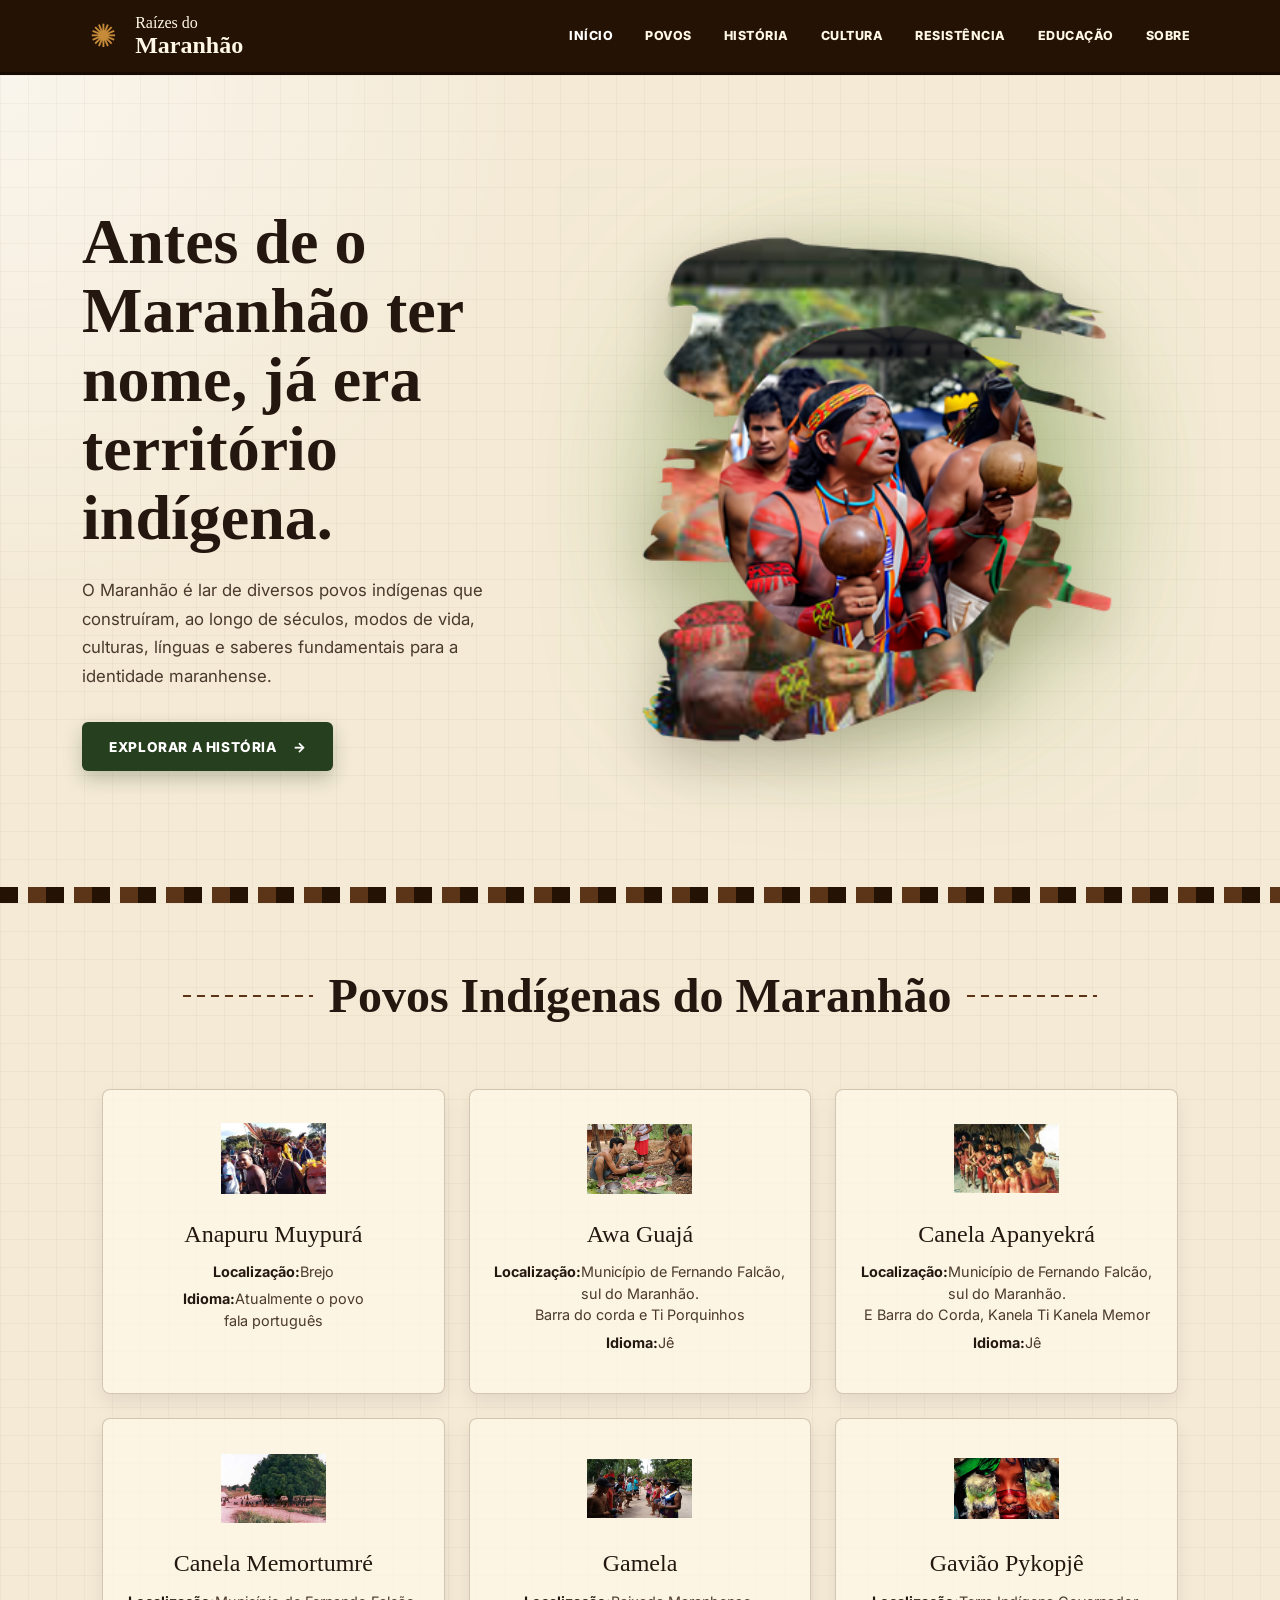
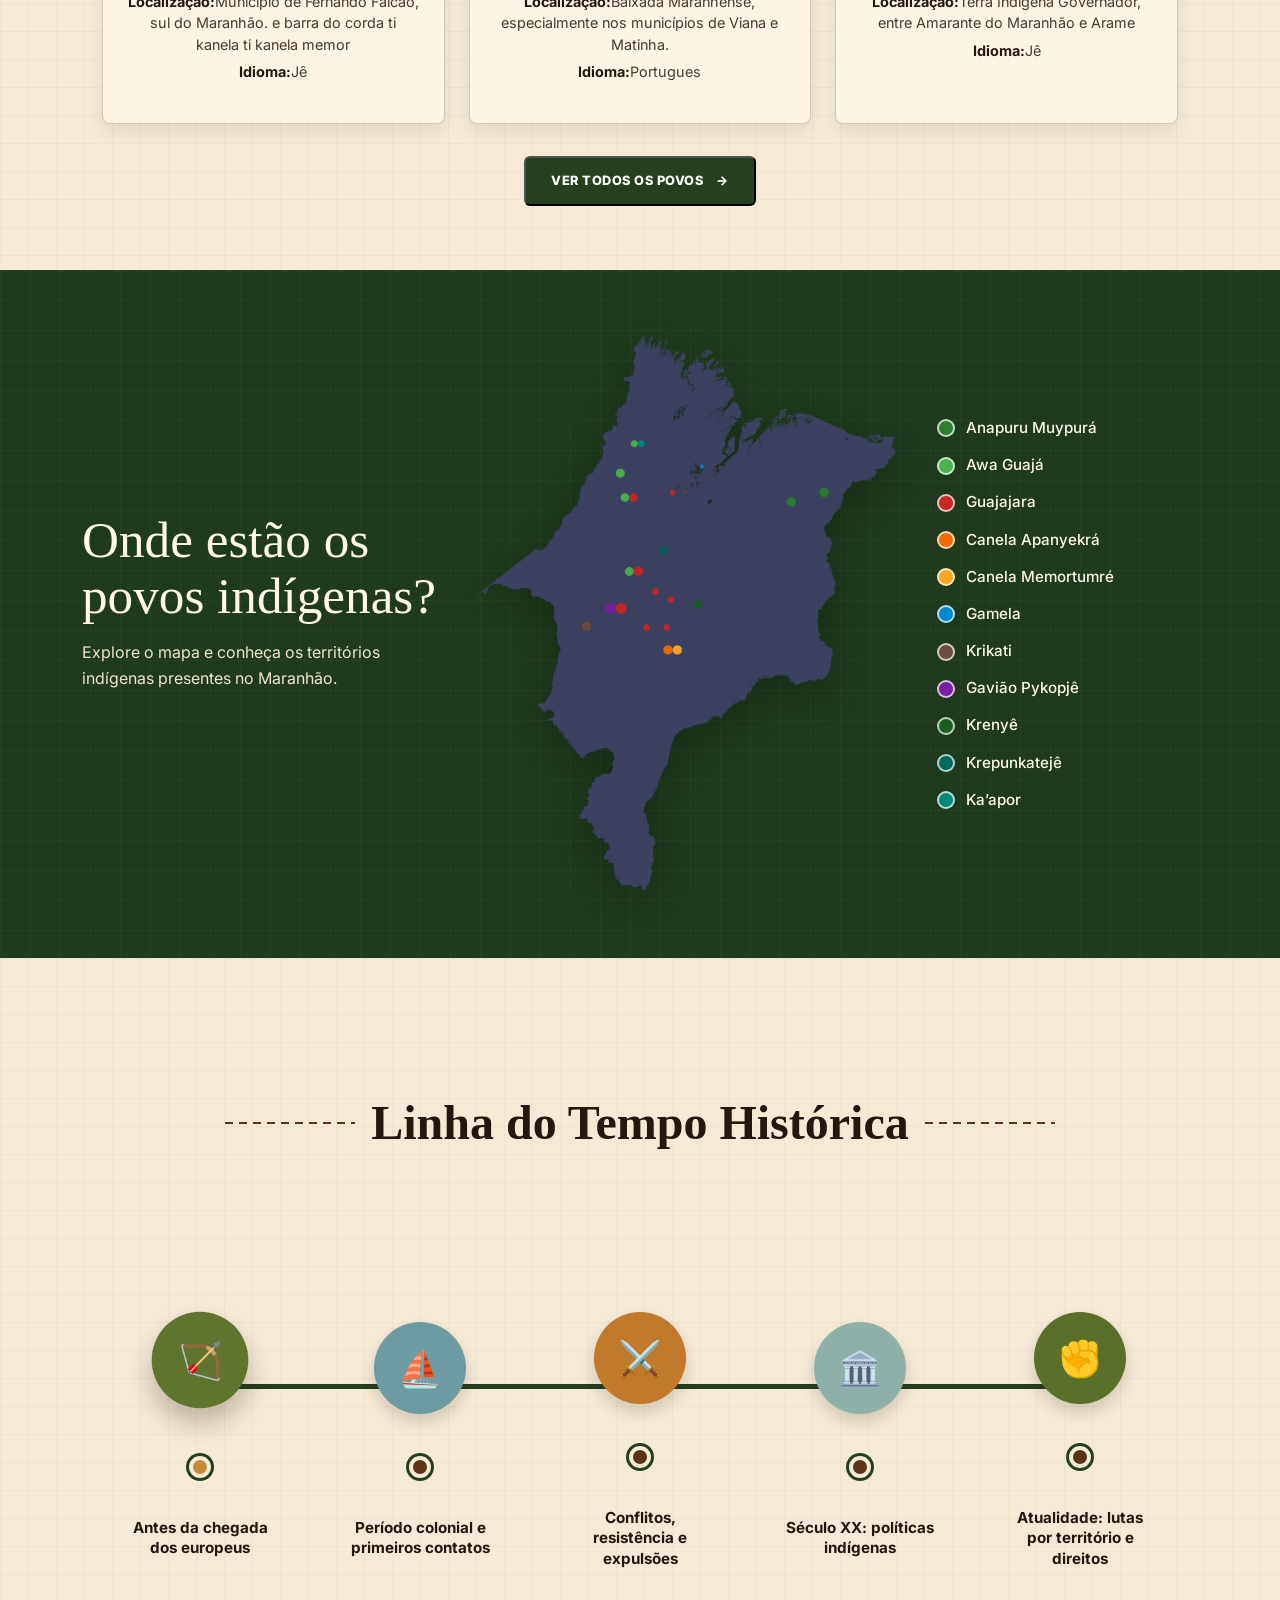
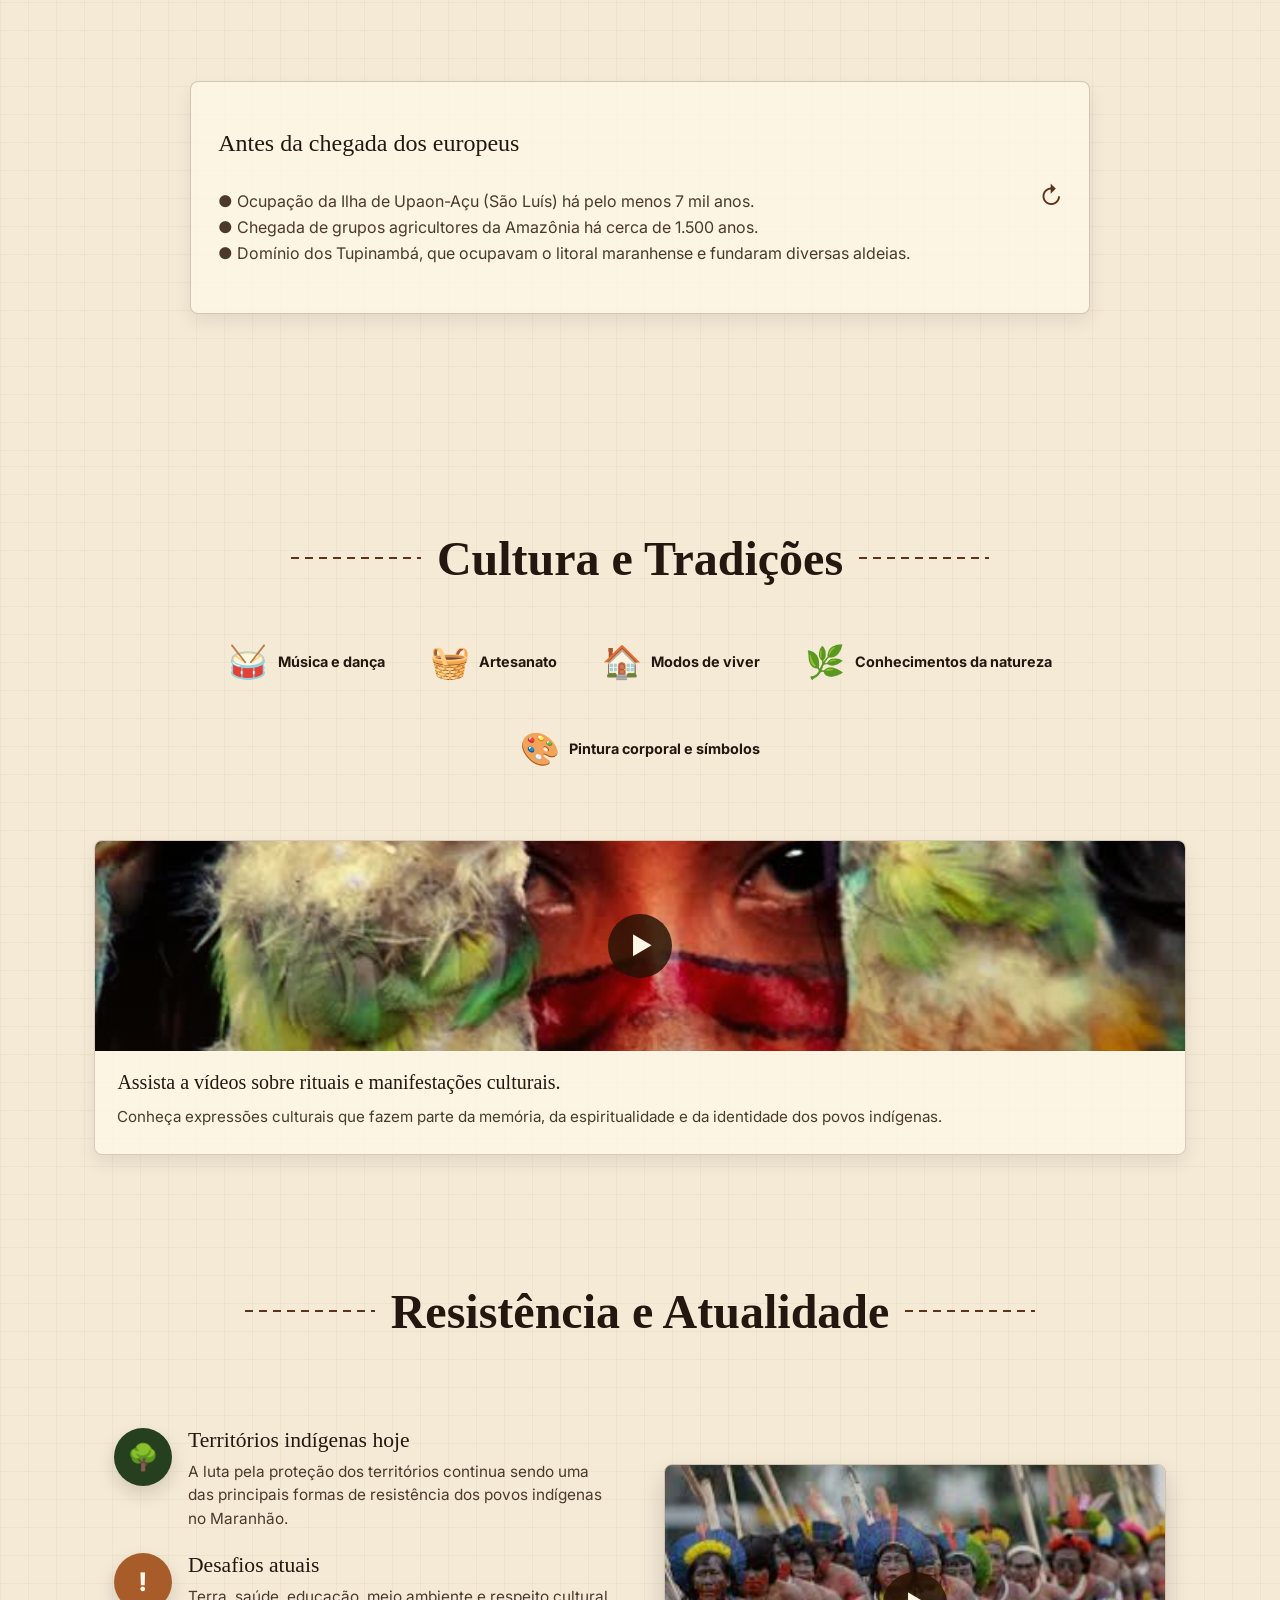
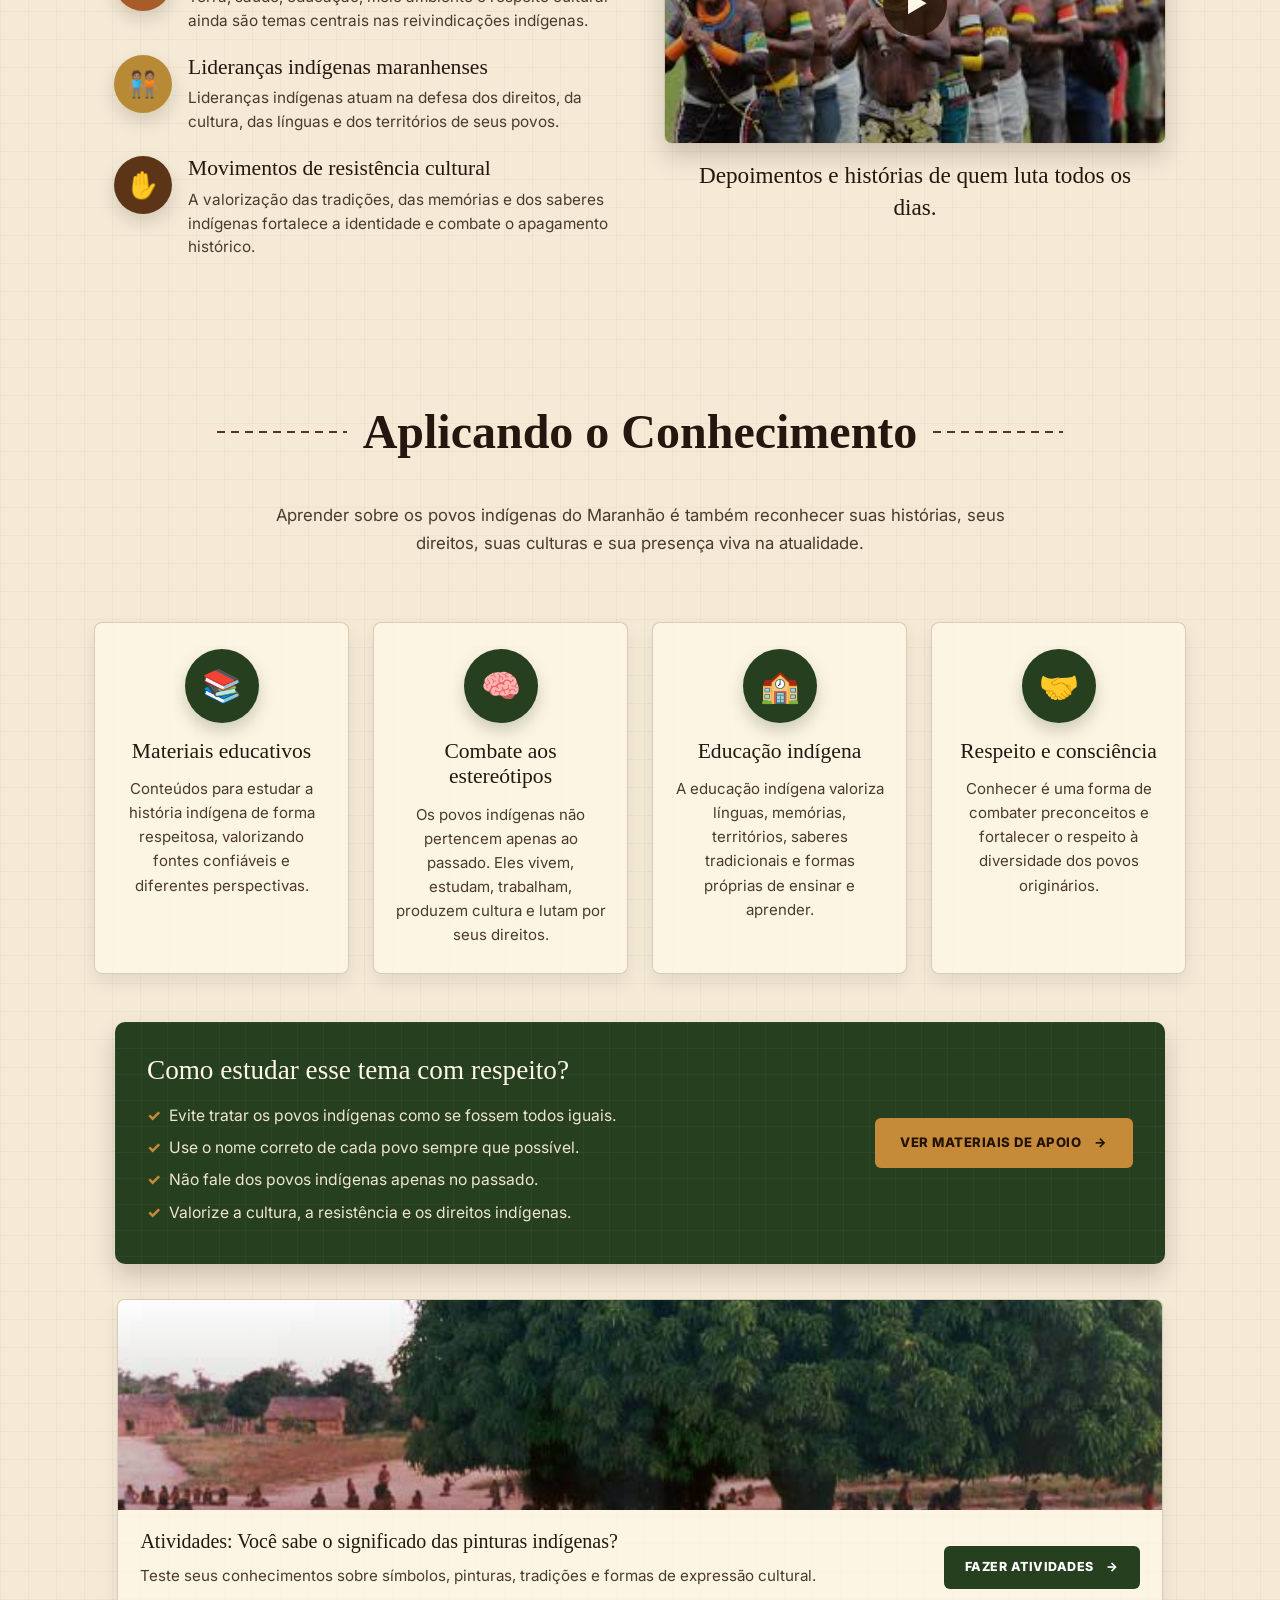
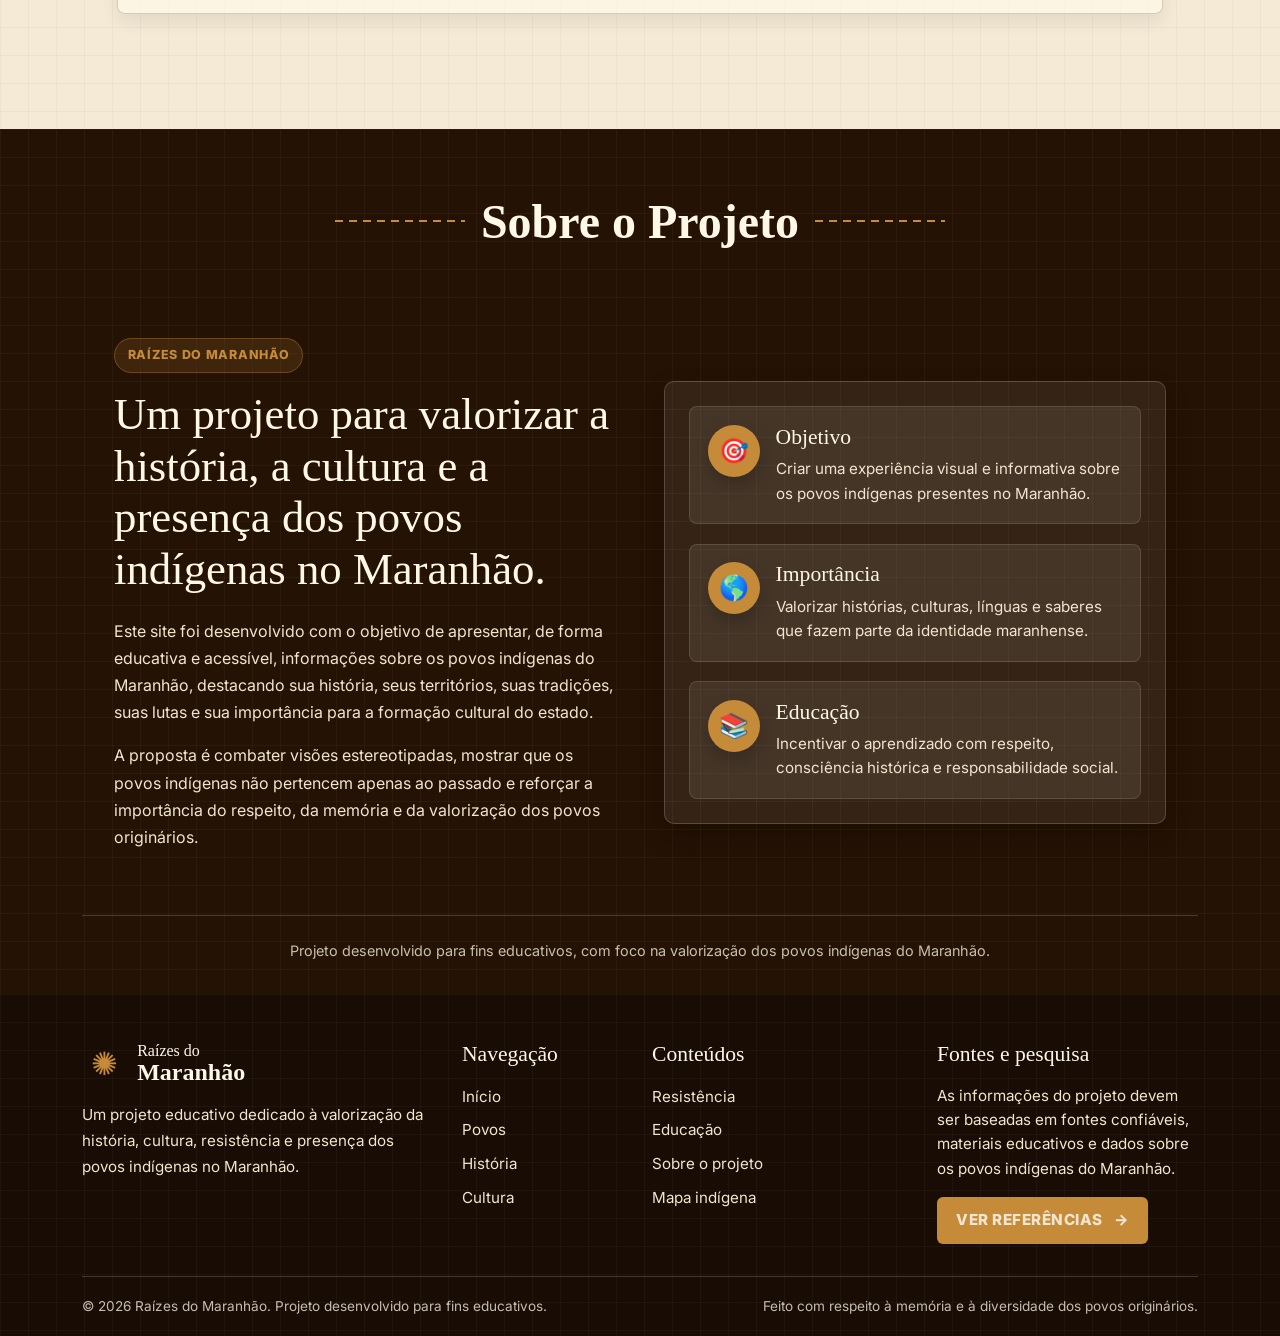
<file: index.html>
<!DOCTYPE html>
<html lang="pt-br">
<head>
    <meta charset="UTF-8">
    <meta name="viewport" content="width=device-width, initial-scale=1.0">
    <title>Raízes do Maranhão</title>

    <!-- Bootstrap -->
    <link href="https://cdn.jsdelivr.net/npm/bootstrap@5.3.3/dist/css/bootstrap.min.css" rel="stylesheet">
    
    <!-- CSS principal -->
    <link rel="stylesheet" href="src/style/style.css">

    <!-- JavaScript -->
    <script type="module" src="src/script/script.js"  defer></script>
</head>
<body>

    <header class="header-site">
        <nav class="navbar navbar-expand-lg navbar-dark">
            <div class="container">

                <a class="navbar-brand logo-area" href="#">
                    <div class="logo-icon">✺</div>

                    <div class="logo-text">
                        <span>Raízes do</span>
                        <strong>Maranhão</strong>
                    </div>
                </a>

                <button 
                    class="navbar-toggler" 
                    type="button" 
                    data-bs-toggle="collapse" 
                    data-bs-target="#navbarNav"
                    aria-controls="navbarNav" 
                    aria-expanded="false" 
                    aria-label="Abrir menu"
                >
                    <span class="navbar-toggler-icon"></span>
                </button>

                <div class="collapse navbar-collapse" id="navbarNav">
                    <ul class="navbar-nav ms-auto gap-lg-3">
                        <li class="nav-item">
                            <a class="nav-link active" href="#">Início</a>
                        </li>

                        <li class="nav-item">
                            <a class="nav-link" href="#povos">Povos</a>
                        </li>

                        <li class="nav-item">
                            <a class="nav-link" href="#historia">História</a>
                        </li>

                        <li class="nav-item">
                            <a class="nav-link" href="#cultura">Cultura</a>
                        </li>

                        <li class="nav-item">
                            <a class="nav-link" href="#resistencia">Resistência</a>
                        </li>

                        <li class="nav-item">
                            <a class="nav-link" href="#educacao">Educação</a>
                        </li>

                        <li class="nav-item">
                            <a class="nav-link" href="#sobre">Sobre</a>
                        </li>

<!--                        Espaço do professor
                         <li class="nav-item">
                            <a class="nav-link" href="pagProfessor.html">Espaço do Professor</a>
                        </li>
 -->
                    </ul>
                </div>
            </div>
        </nav>
    </header>

    <main class="main-inicial">
        <section class="hero">
            <div class="container">
                <div class="row align-items-center hero-content">

                    <div class="col-lg-5">
                        <div class="hero-text">
                            <h1>
                                Antes de o Maranhão ter nome,
                                já era território indígena.
                            </h1>

                            <p>
                                O Maranhão é lar de diversos povos indígenas que construíram,
                                ao longo de séculos, modos de vida, culturas, línguas e saberes
                                fundamentais para a identidade maranhense.
                            </p>

                            <a href="#" class="btn-main">
                                Explorar a história
                                <span>→</span>
                            </a>
                        </div>
                    </div>

                    <div class="col-lg-7">
                        <div class="hero-image">
                            <img src="src/images/imagemHero.png" alt="Representação de povos indígenas do Maranhão">
                        </div>
                    </div>

                </div>
            </div>
        </section>
    </main>
<section class="povos-section" id="povos">
    <div class="container">

        <div class="section-title">
            <span></span>
            <h2>Povos Indígenas do Maranhão</h2>
            <span></span>
        </div>

        <div class="row g-4 povos-grid">

            <div class="col-md-6 col-lg-4">
                    <a href="https://drive.google.com/file/d/1rPoCvsOs2s5e95eFRS4vSpErge6-HoxL/view?usp=drive_link"
                    target="_blank"
                    >
                    <article class="povo-card">
                        <div class="povo-img">
                            <img src="src/images/povos/Anaporu/povos-ma-rosa-tremembe-01-scaled-554x374.jpg" alt="">
                        </div>
                        <h3>Anapuru Muypurá</h3>
                        <ul>
                            <li><strong>Localização:</strong>Brejo</li>
                            <li><strong>Idioma:</strong>Atualmente o povo <br> fala português</li>
                        </ul>
                    </article>
                </a>
            </div>

            <div class="col-md-6 col-lg-4">
                <a href="https://drive.google.com/file/d/1ad34Pq-2YN8jKyklmiL42skddur5xine/view?usp=drive_link"
                target="_blank"
                >
                    <article class="povo-card">
                        <div class="povo-img">
                            <img src="src/images/povos/Awa Guaja/71185scr_1b623538433599b.jpg" alt="">
                        </div>
                        <h3>Awa Guajá</h3>
                        <ul>
                            <li><strong>Localização:</strong>Município de Fernando Falcão, sul do Maranhão. <br> Barra do corda e Ti Porquinhos</li>
                            <li><strong>Idioma:</strong>Jê</li>
                        </ul>
                    </article>
                </a>
            </div>
            <div class="col-md-6 col-lg-4">
                <a href="https://drive.google.com/file/d/1gpBqJWQE9p9GlOk51IvIgTtIET0J1aCr/view?usp=drive_link"
                target="_blank"
                >
                    <article class="povo-card">
                        <div class="povo-img">
                            <img src="src/images/povos/Canela Apanye/download.jpg" alt="">
                        </div>
                        <h3>Canela Apanyekrá</h3>
                        <ul>
                            <li><strong>Localização:</strong>Município de Fernando Falcão, sul do Maranhão. <br>E Barra do Corda, Kanela Ti Kanela Memor </li>
                            <li><strong>Idioma:</strong>Jê</li>
                        </ul>
                    </article>
                </a>
            </div>

            <div class="col-md-6 col-lg-4">
                <a href="https://drive.google.com/file/d/1Ifzwig4UhJx0cjWH5Dtwk9mnlB5Ltd9L/view?usp=drive_link"
                target="_blank"
                >
                    <article class="povo-card">
                        <div class="povo-img">
                            <img src="src/images/povos/Canela Apanye/canela_5.jpg" alt="">
                        </div>
                        <h3>Canela Memortumré</h3>
                        <ul>
                            <li><strong>Localização:</strong>Município de Fernando Falcão, sul do Maranhão. e barra do corda ti kanela ti kanela memor </li>
                            <li><strong>Idioma:</strong>Jê</li>
                        </ul>
                    </article>
                </a>
            </div>
            <div class="col-md-6 col-lg-4">
                <a href="https://drive.google.com/file/d/1iVWhaDFwWvhEXDp8PD3nV_RehLrcHCQ1/view?usp=drive_link"
                target="_blank"
                >
                    <article class="povo-card">
                        <div class="povo-img">
                            <img src="src/images/povos/Gamela/images (1).jfif" alt="">
                        </div>
                        <h3>Gamela</h3>
                        <ul>
                            <li><strong>Localização:</strong>Baixada Maranhense, especialmente nos municípios de Viana e Matinha. </li>
                            <li><strong>Idioma:</strong>Portugues</li>
                        </ul>
                    </article>
                </a>
            </div>
            
            <div class="col-md-6 col-lg-4">
                <a href="https://drive.google.com/file/d/1dAElE7XiGfu5Qdp4fLUwm-fI4VLUWeNa/view?usp=drive_link"
                target="_blank"
                >
                    <article class="povo-card">
                        <div class="povo-img">
                            <img src="src/images/povos/Gavião Pykojê/images.jpg" alt="">
                        </div>
                        <h3>Gavião Pykopjê</h3>
                        <ul>
                            <li><strong>Localização:</strong>Terra Indígena Governador, entre Amarante do Maranhão e Arame </li>
                            <li><strong>Idioma:</strong>Jê</li>
                        </ul>
                    </article>
                </a>
            </div>

            <div class="col-md-6 col-lg-4 ativacao">
                <a href="https://drive.google.com/file/d/1HypJtwgYaFcGKzTpMD1AtbWzeRcPlye2/view?usp=drive_link"
                target="_blank"
                >
                    <article class="povo-card">
                        <div class="povo-img">
                            <img src="src/images/povos/Guajajaras/download.jpg" alt="">
                        </div>
                        <h3>Guajajara</h3>
                        <ul>
                            <li><strong>Localização:</strong>Centro do Maranhão, especialmente na Terra Indígena Arariboia e Cana Brava.</li>
                            <li><strong>Idioma:</strong>Tupi-Guarani</li>
                        </ul>
                    </article>
                </a>
            </div>

            <!-- Serão ativados atravez de um botão -->

            <div class="col-md-6 col-lg-4 ativacao">
                <a href="https://drive.google.com/file/d/16kU2G6ivYp3C7Yu8bN7pEjnXe0YcFgwz/view?usp=drive_link"
                target="_blank"
                >
                    <article class="povo-card">
                        <div class="povo-img">
                            <img src="src/images/povos/Ka'apor/download.jpg" alt="">
                        </div>
                        <h3>Ka’apor</h3>
                        <ul>
                            <li><strong>Localização:</strong>Terra Indígena Alto Turiaçu </li>
                            <li><strong>Idioma:</strong>Tupi-Guarani</li>
                        </ul>
                    </article>
                </a>
            </div>

            <div class="col-md-6 col-lg-4 ativacao">
                <a href="https://drive.google.com/file/d/1x8HE7Lp7fglSzFhfvbK8r1mJ9HkxJnVj/view?usp=drive_link"
                target="_blank"
                >
                    <article class="povo-card">
                        <div class="povo-img">
                            <img src="src/images/povos/Krenyê/images (2).jfif" alt="">
                        </div>
                        <h3>Krenyê</h3>
                        <ul>
                            <li><strong>Localização:</strong>Tuntum</li>
                            <li><strong>Idioma:</strong>Timbira</li>
                        </ul>
                    </article>
                </a>
            </div>
            <div class="col-md-6 col-lg-4 ativacao">
                <a href="https://drive.google.com/file/d/1BGyqFV9C43og1L7fZ9Pxbg4ucs80IE9C/view?usp=drive_link"
                target="_blank"
                >
                    <article class="povo-card">
                        <div class="povo-img">
                            <img src="src/images/povos/Krepynkatejê/images.jpg" alt="">
                        </div>
                        <h3>Krepynkatejê</h3>
                        <ul>
                            <li><strong>Localização:</strong>Itaipava do Grajaú  TI Geralda Toco Preto</li>
                            <li><strong>Idioma:</strong>Jê</li>
                        </ul>
                    </article>
                </a>
            </div>
            <div class="col-md-6 col-lg-4 ativacao">
                <a href="https://drive.google.com/file/d/14MkxQyppApJJ1MvQgPO7z_HuQ8iKKlUq/view?usp=drive_link"
                target="_blank"
                >
                    <article class="povo-card">
                        <div class="povo-img">
                            <img src="src/images/povos/Krikati/images.jpg" alt="">
                        </div>
                        <h3>Krikati</h3>
                        <ul>
                            <li><strong>Localização:</strong>Montes altos e Sítio Novo</li>
                            <li><strong>Idioma:</strong>Jê</li>
                        </ul>
                    </article>
                </a>
            </div>

        </div>

        <div class="povos-button-area">
            <button type="submit" class="btn-ver-povos" id="btn-viewAll">
                <span id="btn_text">Ver todos os povos</span>
                <span>→</span>
            </button>
        </div>

    </div>
</section>

 <section class="mapa-section">
    <div class="container">
        <div class="row align-items-center mapa-content">

            <div class="col-lg-4">
                <div class="mapa-text">
                    <h2>Onde estão os povos indígenas?</h2>

                    <p>
                        Explore o mapa e conheça os territórios indígenas
                        presentes no Maranhão.
                    </p>
                </div>
            </div>

            <div class="col-lg-5">
                <div class="mapa-area">

                    <img 
                        src="src/images/Anapuru Muypurá.png" 
                        alt="Mapa do Maranhão com marcações de povos indígenas"
                        class="mapa-img"
                    >
                </div>
            </div>

            <div class="col-lg-3">
                <ul class="mapa-legenda">

                    <li>
                        <span class="legenda-cor anapuru_muypura"></span>
                        Anapuru Muypurá
                    </li>

                    <li>
                        <span class="legenda-cor guaja"></span>
                        Awa Guajá
                    </li>

                    <li>
                        <span class="legenda-cor guajajara"></span>
                        Guajajara
                    </li>

                    <li>
                        <span class="legenda-cor apanyekra"></span>
                        Canela Apanyekrá
                    </li>

                    <li>
                        <span class="legenda-cor memortumre"></span>
                        Canela Memortumré
                    </li>

                    <li>
                        <span class="legenda-cor gamela"></span>
                        Gamela
                    </li>

                    <li>
                        <span class="legenda-cor krikati"></span>
                        Krikati
                    </li>

                    <li>
                        <span class="legenda-cor gaviao"></span>
                        Gavião Pykopjê
                    </li>

                    <li>
                        <span class="legenda-cor kranye"></span>
                        Krenyê
                    </li>

                    <li>
                        <span class="legenda-cor krepynkateje"></span>
                        Krepunkatejê
                    </li>

                    <li>
                        <span class="legenda-cor kaapor"></span>
                        Ka’apor
                    </li>
                </ul>
            </div>

        </div>
    </div>
</section>
<section class="timeline-section" id="historia">
    <div class="container">

        <div class="section-title">
            <span></span>
            <h2>Linha do Tempo Histórica</h2>
            <span></span>
        </div>

        <div class="timeline">

            <button 
                class="timeline-item active"
                data-title="Antes da chegada dos europeus"
                data-text="● Ocupação da Ilha de Upaon-Açu (São Luís) há pelo menos 7 mil anos.&#10;● Chegada de grupos agricultores da Amazônia há cerca de 1.500 anos.&#10;● Domínio dos Tupinambá, que ocupavam o litoral maranhense e fundaram diversas aldeias."
            >
                <div class="timeline-icon">🏹</div>
                <div class="timeline-point"></div>
                <p>Antes da chegada dos europeus</p>
            </button>

            <button 
                class="timeline-item"
                data-title="Período colonial e primeiros contatos"
                data-text="● 1612: Fundação de São Luís pelos franceses (França Equinocial), que estabeleceram alianças com os povos indígenas. &#10;● 1615: Expulsão dos franceses pelos portugueses e início da colonização, marcada por guerras, escravização, doenças e perda de territórios indígenas. "
            >
                <div class="timeline-icon">⛵</div>
                <div class="timeline-point"></div>
                <p>Período colonial e primeiros contatos</p>
            </button>

            <button 
                class="timeline-item"
                data-title="Conflitos, resistência e expulsões"
                data-text="● 1641–1644: Ocupação holandesa de São Luís. &#10;● 1650–1720: Guerra dos Bárbaros, um dos maiores movimentos de resistência indígena contra a expansão colonial. &#10;● 1684: Revolta de Beckman, que envolveu disputas sobre a escravização indígena e a atuação dos jesuítas. &#10;● 1755: Reformas Pombalinas extinguem oficialmente a escravidão indígena, mas mantêm mecanismos de controle sobre os povos originários. &#10;● 1823: Participação de indígenas nas lutas pela Independência do Maranhão. &#10;● 1901: Revolta de Alto Alegre, liderada pelos Tentehar (Guajajara), uma das maiores rebeliões indígenas do Brasil. "
            >
                <div class="timeline-icon">⚔️</div>
                <div class="timeline-point"></div>
                <p>Conflitos, resistência e expulsões</p>
            </button>

            <button 
                class="timeline-item"
                data-title="Século XX: políticas indígenas"
                data-text="● 1963: Movimento Messiânico Canela. &#10;● Décadas de 1970 e 1980: Construção da Estrada de Ferro Carajás e implantação do Programa Grande Carajás, causando desmatamento, invasão de terras e impactos sobre povos como os Awá-Guajá. &#10;● 1988: Constituição Federal reconhece os direitos territoriais, culturais e a organização social dos povos indígenas. "
            >
                <div class="timeline-icon">🏛️</div>
                <div class="timeline-point"></div>
                <p>Século XX: políticas indígenas</p>
            </button>

            <button 
                class="timeline-item"
                data-title="Atualidade: lutas por território e direitos"
                data-text="● 2022: Censo registra mais de 57 mil indígenas no Maranhão, indicando recuperação demográfica. &#10;● 2025: Operação de desintrusão na Terra Indígena Arariboia para retirar invasores e proteger os povos Guajajara e Awá. &#10;● Continuidade da luta pela demarcação das terras, preservação da cultura, valorização das línguas indígenas e garantia dos direitos constitucionais. "
            >
                <div class="timeline-icon">✊</div>
                <div class="timeline-point"></div>
                <p>Atualidade: lutas por território e direitos</p>
            </button>
            

        </div>

        <div class="timeline-info">
            <div>
                <h3 id="timelineTitle">Antes da chegada dos europeus</h3>
                <p id="timelineText">● Ocupação da Ilha de Upaon-Açu (São Luís) há pelo menos 7 mil anos.&#10;● Chegada de grupos agricultores da Amazônia há cerca de 1.500 anos.&#10;● Domínio dos Tupinambá, que ocupavam o litoral maranhense e fundaram diversas aldeias.
                </p>
            </div>

            <span class="timeline-refresh">↻</a></span>
        </div>

    </div>
</section>
<section class="cultura-section" id="cultura">
    <div class="container">

        <div class="section-title">
            <span></span>
            <h2>Cultura e Tradições</h2>
            <span></span>
        </div>

        <div class="cultura-menu">

            <a href="https://drive.google.com/file/d/16mDa4gKRn_zdem0ugUIScpSBlf6npW1L/view?usp=drive_link"
            target="_blank"
            >
                <button class="cultura-item">
                    <span>🥁</span>
                    Música e dança
                </button>
            </a>

            <a href="https://drive.google.com/file/d/1M6bBgQZ6YuNKuRHP2fPUhZVxKCnwa_lm/view?usp=drive_link"
            target="_blank"
            >
                <button class="cultura-item">
                    <span>🧺</span>
                    Artesanato
                </button>
            </a>

            <a href="https://drive.google.com/file/d/1D5gnkC3WvSTjl6YRWJ3L15oKtybwoNcd/view?usp=drive_link"
            target="_blank"
            >
                <button class="cultura-item">
                    <span>🏠</span>
                    Modos de viver
                </button>
            </a>

            <a href="https://drive.google.com/file/d/1gNaDUMlXCoTw-WAP0hUzocOyqUg5JNls/view?usp=drive_link"
            target="_blank"
            >
                <button class="cultura-item">
                    <span>🌿</span>
                    Conhecimentos da natureza
                </button>
            </a>

            <a href="https://drive.google.com/file/d/1sRQpr44g-j6-TKL29_m36Faq691INCV0/view?usp=drive_link"
            target="_blank"
            >
                <button class="cultura-item">
                    <span>🎨</span>
                    Pintura corporal e símbolos
                </button>
            </a>

        </div>

        <div class="row g-4 cultura-content">

            <div>
                <article class="cultura-card cultura-video-card">

                    <div class="cultura-img">
                        <img src="src/images/povos/Gavião Pykojê/images.jpg" alt="Manifestação cultural indígena">
                            <a 
                                href="https://youtu.be/QdXGs30j8Aw?si=joo18-wG1mhqas4m" 
                                target="_blank" 
                                rel="noopener noreferrer"
                                class="play-button" 
                                aria-label="Assistir vídeo"
                            >
                                ▶
                            </a>
                        </div>

                    <div class="cultura-card-text">
                        <h3>Assista a vídeos sobre rituais e manifestações culturais.</h3>

                        <p>
                            Conheça expressões culturais que fazem parte da memória,
                            da espiritualidade e da identidade dos povos indígenas.
                        </p>
                    </div>

                </article>
            </div>

        </div>

    </div>
</section>
<section class="resistencia-section" id="resistencia">
    <div class="container">

        <div class="section-title">
            <span></span>
            <h2>Resistência e Atualidade</h2>
            <span></span>
        </div>

        <div class="row align-items-center g-5 resistencia-content">

            <div class="col-lg-6">
                <div class="resistencia-lista">

                    <article class="resistencia-item">
                        <div class="resistencia-icon verde">
                            🌳
                        </div>

                        <div>
                            <h3>Territórios indígenas hoje</h3>
                            <p>
                                A luta pela proteção dos territórios continua sendo uma das principais
                                formas de resistência dos povos indígenas no Maranhão.
                            </p>
                        </div>
                    </article>

                    <article class="resistencia-item">
                        <div class="resistencia-icon laranja">
                            !
                        </div>

                        <div>
                            <h3>Desafios atuais</h3>
                            <p>
                                Terra, saúde, educação, meio ambiente e respeito cultural ainda são
                                temas centrais nas reivindicações indígenas.
                            </p>
                        </div>
                    </article>

                    <article class="resistencia-item">
                        <div class="resistencia-icon dourado">
                            🧑🏽‍🤝‍🧑🏽
                        </div>

                        <div>
                            <h3>Lideranças indígenas maranhenses</h3>
                            <p>
                                Lideranças indígenas atuam na defesa dos direitos, da cultura,
                                das línguas e dos territórios de seus povos.
                            </p>
                        </div>
                    </article>

                    <article class="resistencia-item">
                        <div class="resistencia-icon marrom">
                            ✋
                        </div>

                        <div>
                            <h3>Movimentos de resistência cultural</h3>
                            <p>
                                A valorização das tradições, das memórias e dos saberes indígenas
                                fortalece a identidade e combate o apagamento histórico.
                            </p>
                        </div>
                    </article>

                </div>
            </div>

            <div class="col-lg-6">
                <div class="resistencia-video">

                    <div class="resistencia-img">
                        <img 
                            src="src/images/povos/Ka'apor/download.jpg" 
                            alt="Reunião de povos indígenas em território tradicional"
                        >
                            <a 
                                href="https://www.youtube.com/watch?v=QqKGXoOQo9E&pp=ygUuZGVwb2ltZW50byBkZSBwb3ZvcyBpbmRpZ2VuYXMgc29icmUgcmVzaXRlbmNpYQ%3D%3D" 
                                target="_blank" 
                                rel="noopener noreferrer"
                                class="play-button" 
                                aria-label="Assistir vídeo"
                            >
                                ▶
                            </a>
                    </div>

                    <h3>
                        Depoimentos e histórias de quem luta todos os dias.
                    </h3>

                </div>
            </div>

        </div>

    </div>
</section>
<section class="educacao-section" id="educacao">
    <div class="container">

        <div class="section-title">
            <span></span>
            <h2>Aplicando o Conhecimento</h2>
            <span></span>
        </div>

        <div class="educacao-intro">
            <p>
                Aprender sobre os povos indígenas do Maranhão é também reconhecer
                suas histórias, seus direitos, suas culturas e sua presença viva na atualidade.
            </p>
        </div>

        <div class="row g-4 educacao-grid">

            <div class="col-md-6 col-lg-3">
                <article class="educacao-card">
                    <div class="educacao-icon">
                        📚
                    </div>

                    <h3>Materiais educativos</h3>

                    <p>
                        Conteúdos para estudar a história indígena de forma respeitosa,
                        valorizando fontes confiáveis e diferentes perspectivas.
                    </p>
                </article>
            </div>

            <div class="col-md-6 col-lg-3">
                <article class="educacao-card">
                    <div class="educacao-icon">
                        🧠
                    </div>

                    <h3>Combate aos estereótipos</h3>

                    <p>
                        Os povos indígenas não pertencem apenas ao passado. Eles vivem,
                        estudam, trabalham, produzem cultura e lutam por seus direitos.
                    </p>
                </article>
            </div>

            <div class="col-md-6 col-lg-3">
                <article class="educacao-card">
                    <div class="educacao-icon">
                        🏫
                    </div>

                    <h3>Educação indígena</h3>

                    <p>
                        A educação indígena valoriza línguas, memórias, territórios,
                        saberes tradicionais e formas próprias de ensinar e aprender.
                    </p>
                </article>
            </div>

            <div class="col-md-6 col-lg-3">
                <article class="educacao-card">
                    <div class="educacao-icon">
                        🤝
                    </div>

                    <h3>Respeito e consciência</h3>

                    <p>
                        Conhecer é uma forma de combater preconceitos e fortalecer
                        o respeito à diversidade dos povos originários.
                    </p>
                </article>
            </div>

        </div>

        <div class="educacao-box">

            <div class="educacao-box-text">
                <h3>Como estudar esse tema com respeito?</h3>

                <ul>
                    <li>Evite tratar os povos indígenas como se fossem todos iguais.</li>
                    <li>Use o nome correto de cada povo sempre que possível.</li>
                    <li>Não fale dos povos indígenas apenas no passado.</li>
                    <li>Valorize a cultura, a resistência e os direitos indígenas.</li>
                </ul>
            </div>

            <div class="educacao-box-action">
                <a href="https://drive.google.com/file/d/10ZBnJ0HJSTM7DEN0kCh5aUofNHeRTAzY/view?usp=sharing" 
                target="_blank" 
                class="btn-educacao">
                    Ver materiais de apoio
                    <span>→</span>
                </a>
            </div>

        </div>

        <div class="atividades">
                <article class="cultura-card quiz-card">

                    <div class="cultura-img">
                        <img src="src/images/povos/Canela Apanye/canela_5.jpg" alt="Pintura corporal indígena">
                    </div>

                    <div class="quiz-content">
                        <div>
                            <h3>Atividades: Você sabe o significado das pinturas indígenas?</h3>

                            <p>
                                Teste seus conhecimentos sobre símbolos, pinturas,
                                tradições e formas de expressão cultural.
                            </p>
                        </div>

                        <a href="https://drive.google.com/drive/folders/1QYJ7KzBQpMUDxzyTSsCwWKSWAh6ZeN6m?usp=sharing" 
                        target="_blank"
                        class="btn-quiz">
                            Fazer atividades
                            <span>→</span>
                        </a>
                    </div>

                </article>
            </div>

    </div>
</section>
<section class="sobre-section" id="sobre">
    <div class="container">

        <div class="section-title">
            <span></span>
            <h2>Sobre o Projeto</h2>
            <span></span>
        </div>

        <div class="row align-items-center g-5 sobre-content">

            <div class="col-lg-6">
                <div class="sobre-text">
                    <span class="sobre-tag">Raízes do Maranhão</span>

                    <h3>
                        Um projeto para valorizar a história, a cultura e a presença
                        dos povos indígenas no Maranhão.
                    </h3>

                    <p>
                        Este site foi desenvolvido com o objetivo de apresentar, de forma
                        educativa e acessível, informações sobre os povos indígenas do Maranhão,
                        destacando sua história, seus territórios, suas tradições, suas lutas
                        e sua importância para a formação cultural do estado.
                    </p>

                    <p>
                        A proposta é combater visões estereotipadas, mostrar que os povos
                        indígenas não pertencem apenas ao passado e reforçar a importância
                        do respeito, da memória e da valorização dos povos originários.
                    </p>
                </div>
            </div>

            <div class="col-lg-6">
                <div class="sobre-box">

                    <article class="sobre-item">
                        <div class="sobre-icon">🎯</div>

                        <div>
                            <h4>Objetivo</h4>
                            <p>
                                Criar uma experiência visual e informativa sobre os povos
                                indígenas presentes no Maranhão.
                            </p>
                        </div>
                    </article>

                    <article class="sobre-item">
                        <div class="sobre-icon">🌎</div>

                        <div>
                            <h4>Importância</h4>
                            <p>
                                Valorizar histórias, culturas, línguas e saberes que fazem parte
                                da identidade maranhense.
                            </p>
                        </div>
                    </article>

                    <article class="sobre-item">
                        <div class="sobre-icon">📚</div>

                        <div>
                            <h4>Educação</h4>
                            <p>
                                Incentivar o aprendizado com respeito, consciência histórica
                                e responsabilidade social.
                            </p>
                        </div>
                    </article>

                </div>
            </div>

        </div>

        <div class="sobre-creditos">
            <p>
                Projeto desenvolvido para fins educativos, com foco na valorização dos povos
                indígenas do Maranhão.
            </p>
        </div>

    </div>
</section>
<footer class="footer-site">
    <div class="container">

        <div class="row g-4 footer-content">

            <div class="col-lg-4 col-md-6">
                <div class="footer-brand">
                    <a href="#" class="footer-logo">
                        <div class="footer-logo-icon">✺</div>

                        <div class="footer-logo-text">
                            <span>Raízes do</span>
                            <strong>Maranhão</strong>
                        </div>
                    </a>

                    <p>
                        Um projeto educativo dedicado à valorização da história,
                        cultura, resistência e presença dos povos indígenas no Maranhão.
                    </p>
                </div>
            </div>

            <div class="col-lg-2 col-md-6">
                <div class="footer-links">
                    <h3>Navegação</h3>

                    <ul>
                        <li><a href="#">Início</a></li>
                        <li><a href="#povos">Povos</a></li>
                        <li><a href="#historia">História</a></li>
                        <li><a href="#cultura">Cultura</a></li>
                    </ul>
                </div>
            </div>

            <div class="col-lg-3 col-md-6">
                <div class="footer-links">
                    <h3>Conteúdos</h3>

                    <ul>
                        <li><a href="#resistencia">Resistência</a></li>
                        <li><a href="#educacao">Educação</a></li>
                        <li><a href="#sobre">Sobre o projeto</a></li>
                        <li><a href="#">Mapa indígena</a></li>
                    </ul>
                </div>
            </div>

            <div class="col-lg-3 col-md-6">
                <div class="footer-links">
                    <h3>Fontes e pesquisa</h3>

                    <p>
                        As informações do projeto devem ser baseadas em fontes confiáveis,
                        materiais educativos e dados sobre os povos indígenas do Maranhão.
                    </p>

                    <a href="https://docs.google.com/document/d/1p4pbkLYavAn2xiwJywpVsKp9SihpKqyFn41BHIuCe_Q/edit?usp=sharing" target="_blank" class="footer-button">
                        Ver referências
                        <span>→</span>
                    </a>
                </div>
            </div>

        </div>

        <div class="footer-bottom">
            <p>
                © 2026 Raízes do Maranhão. Projeto desenvolvido para fins educativos.
            </p>

            <p>
                Feito com respeito à memória e à diversidade dos povos originários.
            </p>
        </div>

    </div>
</footer>
    <!-- Bootstrap JS -->
    <script src="https://cdn.jsdelivr.net/npm/bootstrap@5.3.3/dist/js/bootstrap.bundle.min.js"></script>

</body>
</html>
</file>
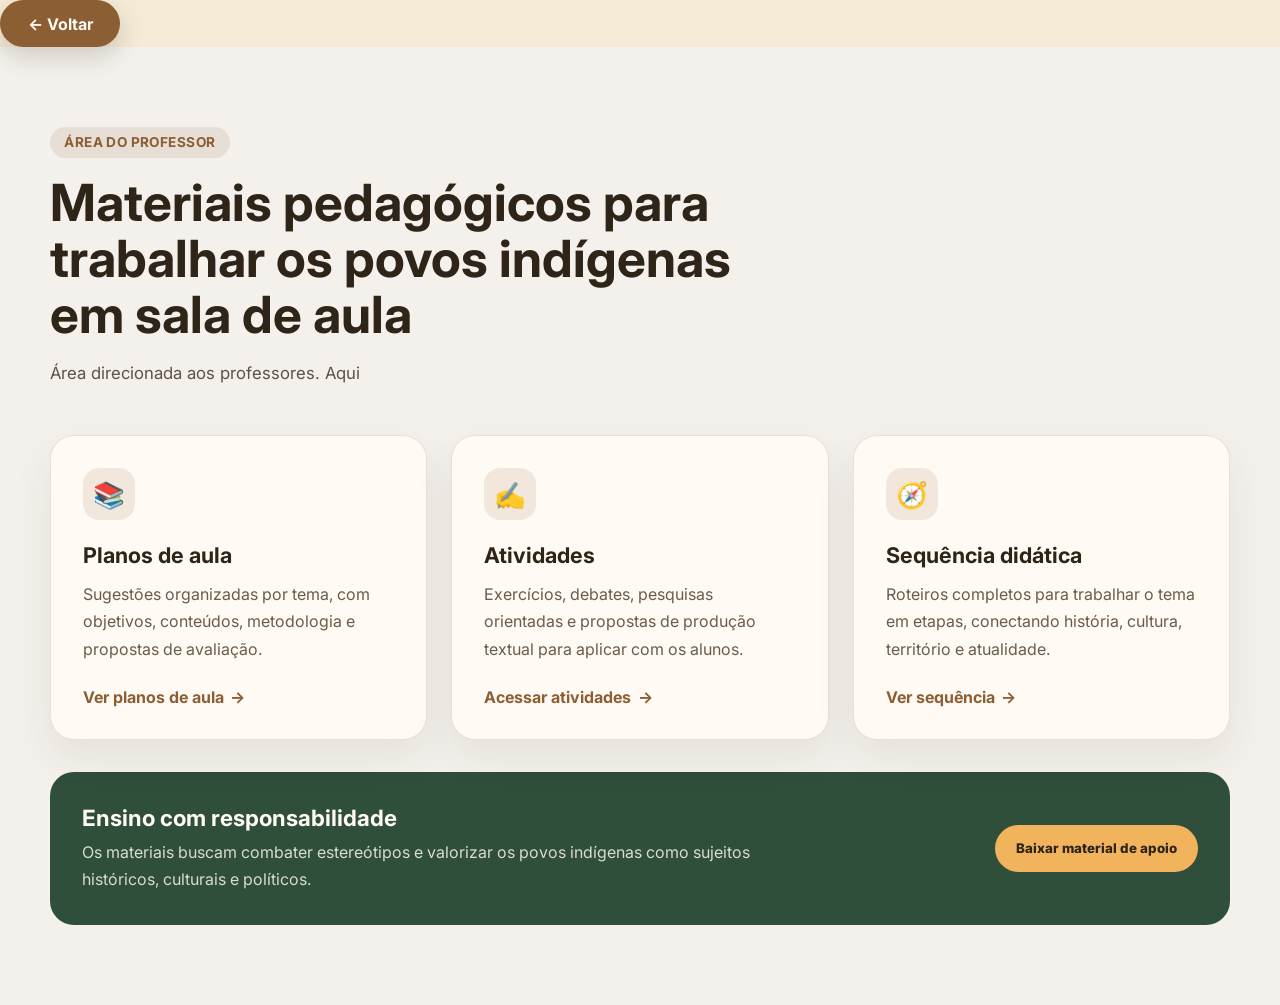
<file: pagProfessor.html>
<!DOCTYPE html>
<html lang="pt-br">
<head>
    <meta charset="UTF-8">
    <meta name="viewport" content="width=device-width, initial-scale=1.0">
    <title>Página do Professor</title>
    <link rel="stylesheet" href="src/style/style.css">
</head>
<body>
    <a href="index.html" class="voltar">← Voltar</a>
    <section class="area-professor" id="professor">
    <div class="professor-container">

        <div class="professor-header">
            <span class="professor-tag">Área do Professor</span>

            <h2>Materiais pedagógicos para trabalhar os povos indígenas em sala de aula</h2>

            <p>
                Área direcionada aos professores. Aqui 
            </p>
        </div>

        <div class="professor-content">

            <article class="professor-card ">
                <div class="card-icon">📚</div>
                <h3>Planos de aula</h3>
                <p>
                    Sugestões organizadas por tema, com objetivos, conteúdos,
                    metodologia e propostas de avaliação.
                </p>
                <a href="#">Ver planos de aula</a>
            </article>

            <article class="professor-card">
                <div class="card-icon">✍️</div>
                <h3>Atividades</h3>
                <p>
                    Exercícios, debates, pesquisas orientadas e propostas de produção
                    textual para aplicar com os alunos.
                </p>
                <a href="#">Acessar atividades</a>
            </article>

            <article class="professor-card">
                <div class="card-icon">🧭</div>
                <h3>Sequência didática</h3>
                <p>
                    Roteiros completos para trabalhar o tema em etapas, conectando
                    história, cultura, território e atualidade.
                </p>
                <a href="#">Ver sequência</a>
            </article>

        </div>

        <div class="professor-box">
            <div>
                <h3>Ensino com responsabilidade</h3>
                <p>
                    Os materiais buscam combater estereótipos e valorizar os povos
                    indígenas como sujeitos históricos, culturais e políticos.
                </p>
            </div>

            <button>Baixar material de apoio</button>
        </div>

    </div>
</section>
</body>
</html>
</file>
<file: src/style/style.css>
@import url("./layout/global.css");
@import url("./layout/header.css");
@import url("./layout/main.css");
@import url("./layout/mapa.css");
@import url("./layout/povos.css");
@import url("./layout/timeline.css");
@import url("./layout/cultura.css");
@import url("./layout/resistencia.css");
@import url("./layout/educacao.css");
@import url("./layout/sobre.css");
@import url("./layout/footer.css");
@import url("./layout/professor.css");
</file>
